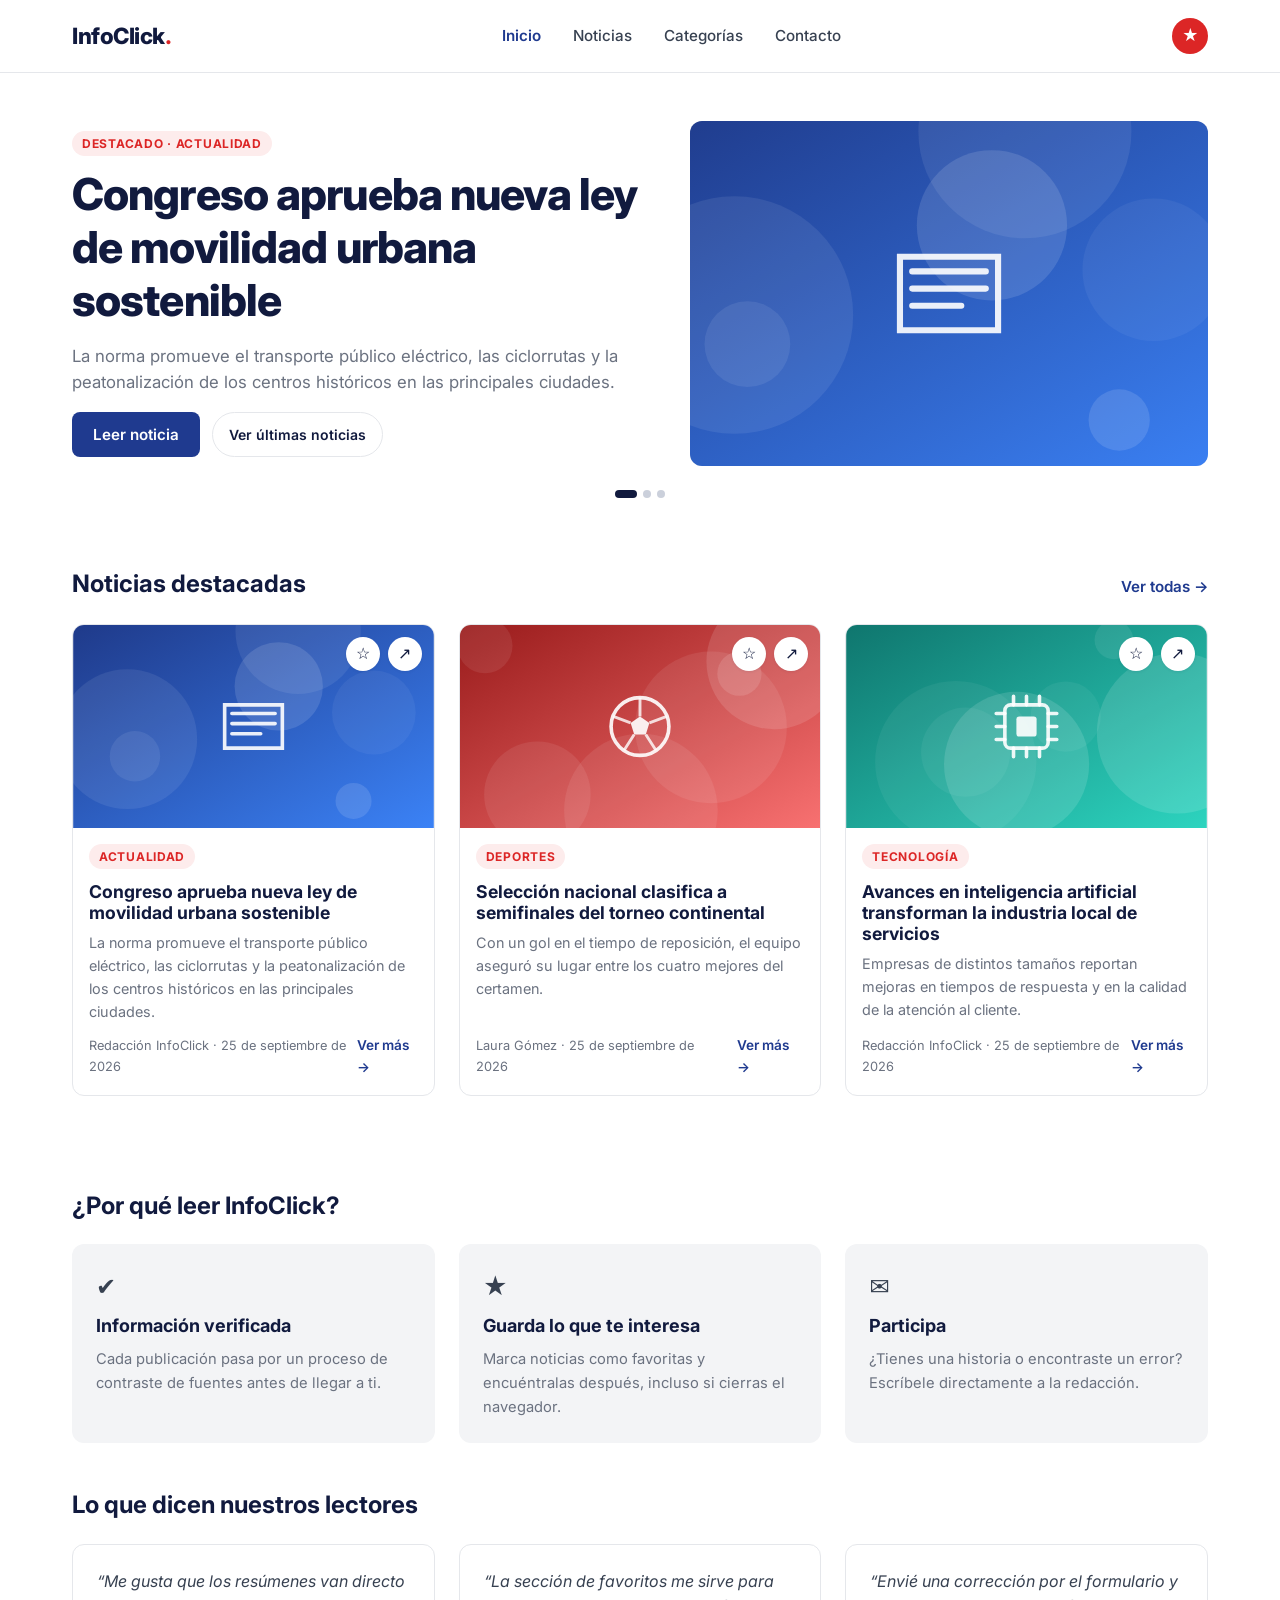
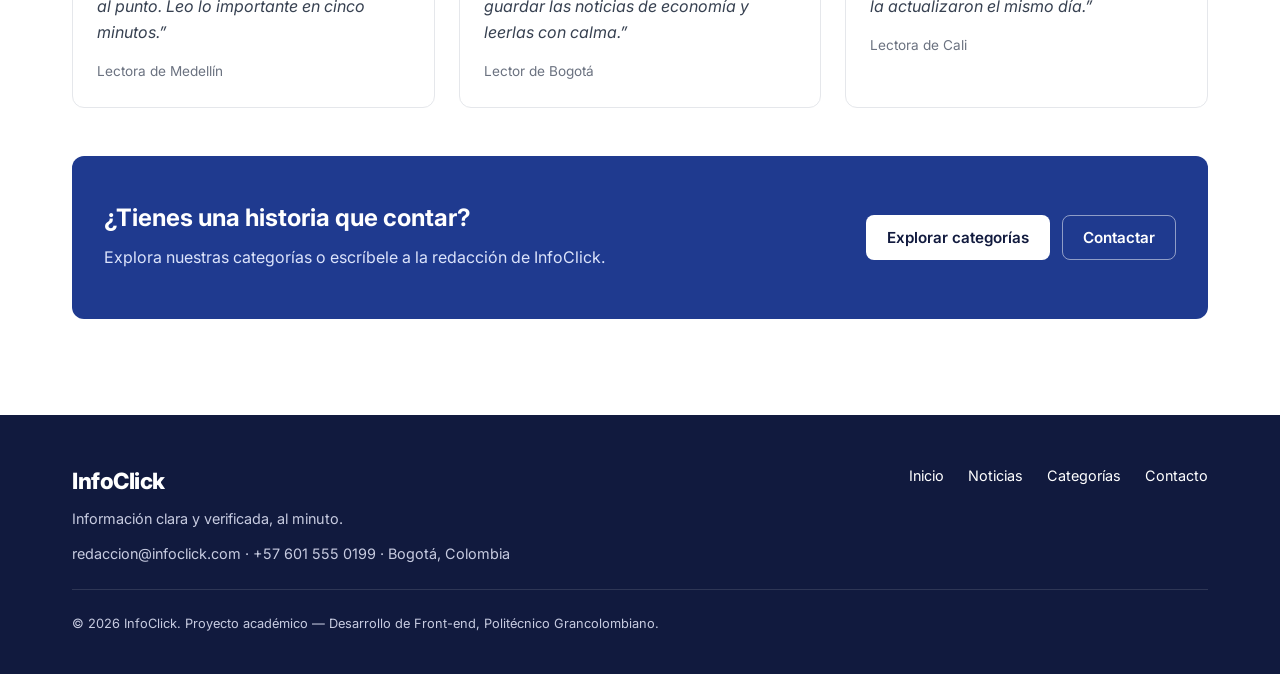
<file: index.html>
<!DOCTYPE html>
<html lang="es">
<head>
  <meta charset="UTF-8">
  <meta name="viewport" content="width=device-width, initial-scale=1.0">
  <meta name="description" content="Portal de noticias InfoClick: actualidad, tecnología, economía y deportes.">
  <title>InfoClick · Noticias que importan</title>
  <link rel="preconnect" href="https://fonts.googleapis.com">
  <link rel="preconnect" href="https://fonts.gstatic.com" crossorigin>
  <link href="https://fonts.googleapis.com/css2?family=Inter:wght@400;500;600;700;800&display=swap" rel="stylesheet">
  <link rel="stylesheet" href="css/styles.css">
</head>
<body>
  <header class="site-header">
    <div class="container">
      <a class="logo" href="index.html">InfoClick<span>.</span></a>
      <nav class="main-nav" aria-label="Navegación principal">
        <ul>
          <li><a href="index.html" aria-current="page">Inicio</a></li>
          <li><a href="noticias.html">Noticias</a></li>
          <li><a href="categorias.html">Categorías</a></li>
          <li><a href="contacto.html">Contacto</a></li>
        </ul>
      </nav>
      <div class="header-actions">
        <a class="fav-indicator" href="favoritos.html" aria-label="Ver mis favoritos" title="Mis favoritos">★<span class="fav-count" style="display:none">0</span></a>
        <button type="button" class="nav-toggle" aria-label="Abrir menú" aria-expanded="false">☰</button>
      </div>
    </div>
  </header>

  <main id="principal">
    <section class="hero" aria-roledescription="carrusel" aria-label="Noticias destacadas">
      <div class="container">
        <div id="hero-slider">
          <div class="hero-slide">
            <div>
              <span class="badge">Destacado</span>
              <h1>Las noticias que importan, explicadas con claridad</h1>
              <p>Cobertura verificada de actualidad, tecnología, economía y deportes — actualizada minuto a minuto.</p>
              <a class="btn btn-primary" href="noticias.html">Ver últimas noticias</a>
            </div>
            <div class="hero-media"></div>
          </div>
        </div>
        <div id="hero-dots" class="slider-dots" role="tablist" aria-label="Seleccionar noticia destacada"></div>
      </div>
    </section>

    <section class="section">
      <div class="container">
        <div class="section-head">
          <h2>Noticias destacadas</h2>
          <a class="link-more" href="noticias.html">Ver todas →</a>
        </div>
        <div id="featured-grid" class="cards-grid" aria-live="polite"></div>
      </div>
    </section>

    <section class="section" aria-labelledby="por-que">
      <div class="container">
        <div class="section-head"><h2 id="por-que">¿Por qué leer InfoClick?</h2></div>
        <div class="info-grid">
          <article class="info-item">
            <div class="info-icon" aria-hidden="true">✔</div>
            <h3>Información verificada</h3>
            <p>Cada publicación pasa por un proceso de contraste de fuentes antes de llegar a ti.</p>
          </article>
          <article class="info-item">
            <div class="info-icon" aria-hidden="true">★</div>
            <h3>Guarda lo que te interesa</h3>
            <p>Marca noticias como favoritas y encuéntralas después, incluso si cierras el navegador.</p>
          </article>
          <article class="info-item">
            <div class="info-icon" aria-hidden="true">✉</div>
            <h3>Participa</h3>
            <p>¿Tienes una historia o encontraste un error? Escríbele directamente a la redacción.</p>
          </article>
        </div>
      </div>
    </section>

    <section class="section" aria-labelledby="testimonios" style="padding-top:0">
      <div class="container">
        <div class="section-head"><h2 id="testimonios">Lo que dicen nuestros lectores</h2></div>
        <div class="info-grid">
          <figure class="testimonial">
            <blockquote>“Me gusta que los resúmenes van directo al punto. Leo lo importante en cinco minutos.”</blockquote>
            <figcaption><cite>Lectora de Medellín</cite></figcaption>
          </figure>
          <figure class="testimonial">
            <blockquote>“La sección de favoritos me sirve para guardar las noticias de economía y leerlas con calma.”</blockquote>
            <figcaption><cite>Lector de Bogotá</cite></figcaption>
          </figure>
          <figure class="testimonial">
            <blockquote>“Envié una corrección por el formulario y la actualizaron el mismo día.”</blockquote>
            <figcaption><cite>Lectora de Cali</cite></figcaption>
          </figure>
        </div>
      </div>
    </section>

    <section class="section" style="padding-top:0">
      <div class="container">
        <div class="cta-band">
          <div>
            <h2>¿Tienes una historia que contar?</h2>
            <p>Explora nuestras categorías o escríbele a la redacción de InfoClick.</p>
          </div>
          <div class="hero-actions">
            <a class="btn btn-light" href="categorias.html">Explorar categorías</a>
            <a class="btn btn-ghost-light" href="contacto.html">Contactar</a>
          </div>
        </div>
      </div>
    </section>
  </main>

  <footer class="site-footer">
    <div class="container">
      <div class="footer-top">
        <div class="footer-brand">
          <a class="logo" href="index.html">InfoClick</a>
          <p>Información clara y verificada, al minuto.</p>
          <p class="footer-contact">redaccion@infoclick.com · +57 601 555 0199 · Bogotá, Colombia</p>
        </div>
        <nav class="footer-nav" aria-label="Navegación del pie de página">
          <ul>
            <li><a href="index.html">Inicio</a></li>
            <li><a href="noticias.html">Noticias</a></li>
            <li><a href="categorias.html">Categorías</a></li>
            <li><a href="contacto.html">Contacto</a></li>
          </ul>
        </nav>
      </div>
      <p class="footer-bottom">© <span class="js-year">2026</span> InfoClick. Proyecto académico — Desarrollo de Front-end, Politécnico Grancolombiano.</p>
    </div>
  </footer>

  <script src="https://code.jquery.com/jquery-3.7.1.min.js"
          integrity="sha256-/JqT3SQfawRcv/BIHPThkBvs0OEvtFFmqPF/lYI/Cxo="
          crossorigin="anonymous"></script>

  <script>window.jQuery || document.write('<script src="js/vendor/jquery-3.7.1.min.js"><\/script>');</script>
  <script src="js/store.js"></script>
  <script src="js/data.js"></script>
  <script src="js/ui.js"></script>
  <script src="js/pages/home.js"></script>
</body>
</html>
</file>
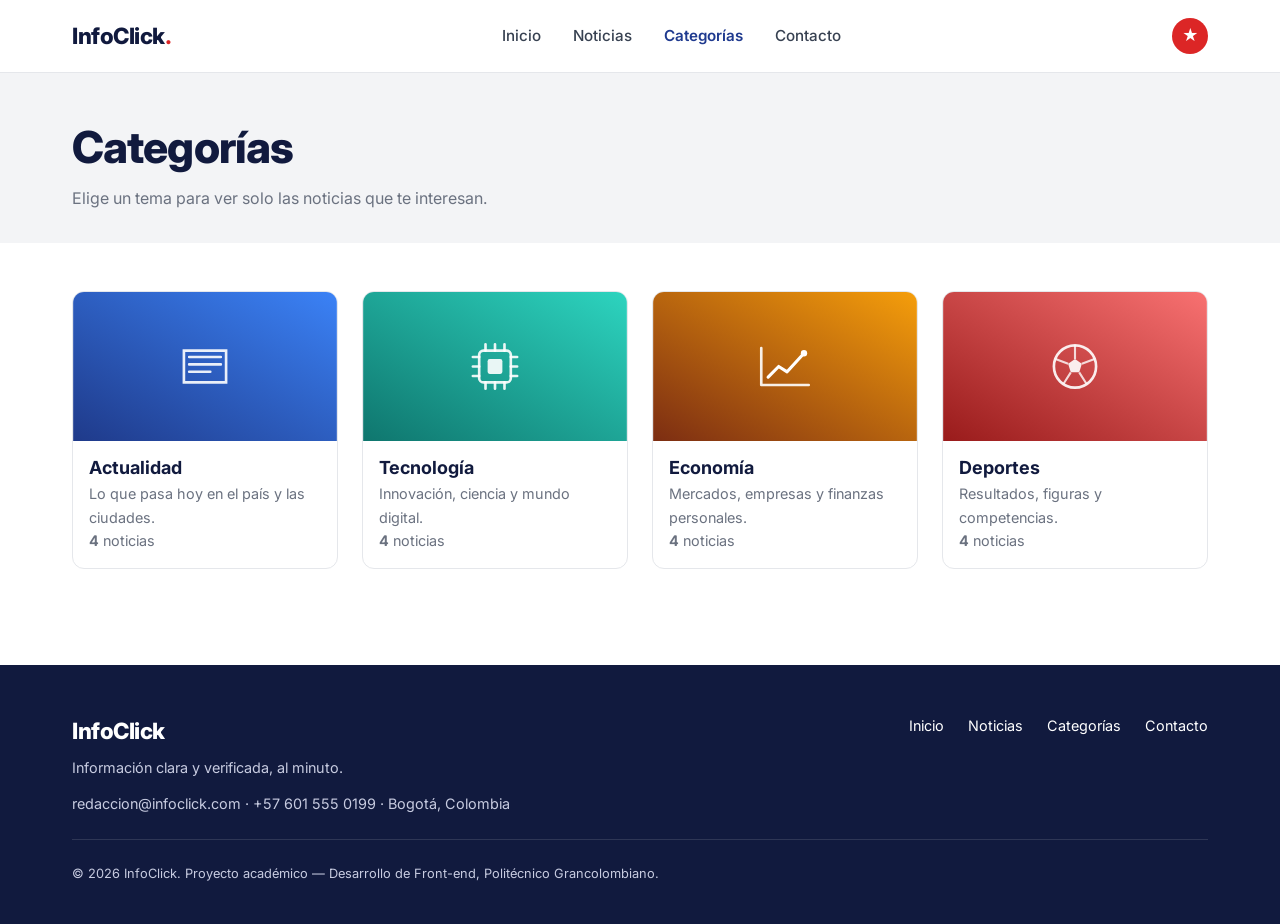
<file: categorias.html>
<!DOCTYPE html>
<html lang="es">
<head>
  <meta charset="UTF-8">
  <meta name="viewport" content="width=device-width, initial-scale=1.0">
  <meta name="description" content="Categorías de noticias disponibles en InfoClick.">
  <title>Categorías · InfoClick</title>
  <link rel="preconnect" href="https://fonts.googleapis.com">
  <link rel="preconnect" href="https://fonts.gstatic.com" crossorigin>
  <link href="https://fonts.googleapis.com/css2?family=Inter:wght@400;500;600;700;800&display=swap" rel="stylesheet">
  <link rel="stylesheet" href="css/styles.css">
</head>
<body>
  <header class="site-header">
    <div class="container">
      <a class="logo" href="index.html">InfoClick<span>.</span></a>
      <nav class="main-nav" aria-label="Navegación principal">
        <ul>
          <li><a href="index.html">Inicio</a></li>
          <li><a href="noticias.html">Noticias</a></li>
          <li><a href="categorias.html" aria-current="page">Categorías</a></li>
          <li><a href="contacto.html">Contacto</a></li>
        </ul>
      </nav>
      <div class="header-actions">
        <a class="fav-indicator" href="favoritos.html" aria-label="Ver mis favoritos" title="Mis favoritos">★<span class="fav-count" style="display:none">0</span></a>
        <button type="button" class="nav-toggle" aria-label="Abrir menú" aria-expanded="false">☰</button>
      </div>
    </div>
  </header>

  <main id="principal">
    <section class="page-banner">
      <div class="container">
        <h1>Categorías</h1>
        <p>Elige un tema para ver solo las noticias que te interesan.</p>
      </div>
    </section>

    <section class="section">
      <div class="container">
        <div id="category-grid" class="category-grid"></div>
      </div>
    </section>
  </main>

  <footer class="site-footer">
    <div class="container">
      <div class="footer-top">
        <div class="footer-brand">
          <a class="logo" href="index.html">InfoClick</a>
          <p>Información clara y verificada, al minuto.</p>
          <p class="footer-contact">redaccion@infoclick.com · +57 601 555 0199 · Bogotá, Colombia</p>
        </div>
        <nav class="footer-nav" aria-label="Navegación del pie de página">
          <ul>
            <li><a href="index.html">Inicio</a></li>
            <li><a href="noticias.html">Noticias</a></li>
            <li><a href="categorias.html">Categorías</a></li>
            <li><a href="contacto.html">Contacto</a></li>
          </ul>
        </nav>
      </div>
      <p class="footer-bottom">© <span class="js-year">2026</span> InfoClick. Proyecto académico — Desarrollo de Front-end, Politécnico Grancolombiano.</p>
    </div>
  </footer>

  <script src="https://code.jquery.com/jquery-3.7.1.min.js"
          integrity="sha256-/JqT3SQfawRcv/BIHPThkBvs0OEvtFFmqPF/lYI/Cxo="
          crossorigin="anonymous"></script>
  <script>window.jQuery || document.write('<script src="js/vendor/jquery-3.7.1.min.js"><\/script>');</script>
  <script src="js/store.js"></script>
  <script src="js/data.js"></script>
  <script src="js/ui.js"></script>
  <script src="js/pages/categorias.js"></script>
</body>
</html>
</file>
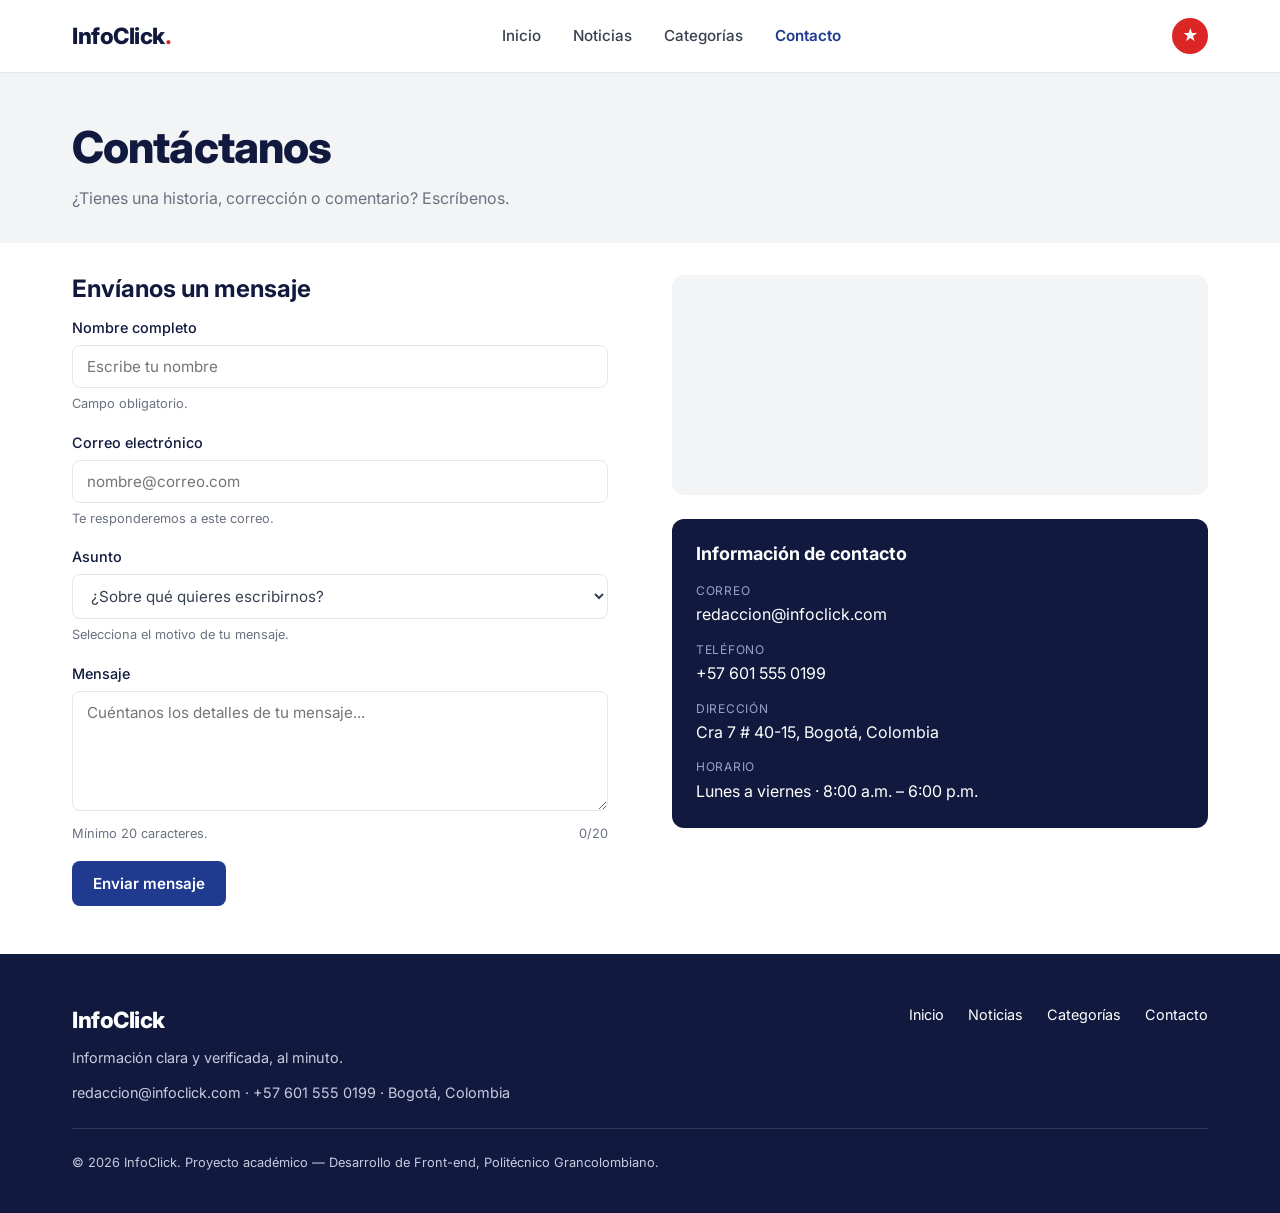
<file: contacto.html>
<!DOCTYPE html>
<html lang="es">
<head>
  <meta charset="UTF-8">
  <meta name="viewport" content="width=device-width, initial-scale=1.0">
  <meta name="description" content="Formulario de contacto con la redacción de InfoClick.">
  <title>Contáctanos · InfoClick</title>
  <link rel="preconnect" href="https://fonts.googleapis.com">
  <link rel="preconnect" href="https://fonts.gstatic.com" crossorigin>
  <link href="https://fonts.googleapis.com/css2?family=Inter:wght@400;500;600;700;800&display=swap" rel="stylesheet">
  <link rel="stylesheet" href="css/styles.css">
</head>
<body>
  <header class="site-header">
    <div class="container">
      <a class="logo" href="index.html">InfoClick<span>.</span></a>
      <nav class="main-nav" aria-label="Navegación principal">
        <ul>
          <li><a href="index.html">Inicio</a></li>
          <li><a href="noticias.html">Noticias</a></li>
          <li><a href="categorias.html">Categorías</a></li>
          <li><a href="contacto.html" aria-current="page">Contacto</a></li>
        </ul>
      </nav>
      <div class="header-actions">
        <a class="fav-indicator" href="favoritos.html" aria-label="Ver mis favoritos" title="Mis favoritos">★<span class="fav-count" style="display:none">0</span></a>
        <button type="button" class="nav-toggle" aria-label="Abrir menú" aria-expanded="false">☰</button>
      </div>
    </div>
  </header>

  <main id="principal">
    <section class="page-banner">
      <div class="container">
        <h1>Contáctanos</h1>
        <p>¿Tienes una historia, corrección o comentario? Escríbenos.</p>
      </div>
    </section>

    <div class="container contact-layout">
      <section aria-labelledby="form-title">
        <h2 id="form-title">Envíanos un mensaje</h2>

        <div id="form-success" class="form-success" role="status" aria-live="polite">
          <strong>¡Gracias, <span id="success-name"></span>! Tu mensaje fue enviado.</strong>
          La redacción te responderá en un plazo máximo de 48 horas hábiles.
        </div>

        <form id="contact-form" novalidate>
          <div class="form-group">
            <label for="nombre">Nombre completo</label>
            <input id="nombre" name="nombre" class="form-control" type="text" placeholder="Escribe tu nombre"
                   autocomplete="name" required aria-describedby="nombre-hint">
            <small id="nombre-hint" class="form-hint">Campo obligatorio.</small>
          </div>
          <div class="form-group">
            <label for="correo">Correo electrónico</label>
            <input id="correo" name="correo" class="form-control" type="email" placeholder="nombre@correo.com"
                   autocomplete="email" required aria-describedby="correo-hint">
            <small id="correo-hint" class="form-hint">Te responderemos a este correo.</small>
          </div>
          <div class="form-group">
            <label for="asunto">Asunto</label>
            <select id="asunto" name="asunto" class="form-control" required aria-describedby="asunto-hint">
              <option value="">¿Sobre qué quieres escribirnos?</option>
              <option value="historia">Proponer una historia</option>
              <option value="correccion">Reportar una corrección</option>
              <option value="noticia">Comentario sobre una noticia</option>
              <option value="publicidad">Publicidad y alianzas</option>
              <option value="otro">Otro</option>
            </select>
            <small id="asunto-hint" class="form-hint">Selecciona el motivo de tu mensaje.</small>
          </div>
          <div class="form-group">
            <label for="mensaje">Mensaje</label>
            <textarea id="mensaje" name="mensaje" class="form-control" placeholder="Cuéntanos los detalles de tu mensaje..."
                      required aria-describedby="mensaje-hint"></textarea>
            <small id="char-counter" class="form-hint char-counter" aria-hidden="true">0/20</small>
            <small id="mensaje-hint" class="form-hint">Mínimo 20 caracteres.</small>
          </div>
          <button type="submit" class="btn btn-primary">Enviar mensaje</button>
        </form>
      </section>

      <aside aria-label="Información de contacto">
        <div class="map-box">
          <iframe title="Mapa de ubicación de InfoClick en Bogotá" loading="lazy"
                  src="https://www.openstreetmap.org/export/embed.html?bbox=-74.0775%2C4.6300%2C-74.0625%2C4.6410&amp;layer=mapnik&amp;marker=4.6355%2C-74.0700"></iframe>
        </div>
        <div class="contact-card">
          <h3>Información de contacto</h3>
          <dl>
            <dt>Correo</dt><dd><a href="mailto:redaccion@infoclick.com" style="color:inherit">redaccion@infoclick.com</a></dd>
            <dt>Teléfono</dt><dd>+57 601 555 0199</dd>
            <dt>Dirección</dt><dd>Cra 7 # 40-15, Bogotá, Colombia</dd>
            <dt>Horario</dt><dd>Lunes a viernes · 8:00 a.m. – 6:00 p.m.</dd>
          </dl>
        </div>
      </aside>
    </div>
  </main>

  <footer class="site-footer">
    <div class="container">
      <div class="footer-top">
        <div class="footer-brand">
          <a class="logo" href="index.html">InfoClick</a>
          <p>Información clara y verificada, al minuto.</p>
          <p class="footer-contact">redaccion@infoclick.com · +57 601 555 0199 · Bogotá, Colombia</p>
        </div>
        <nav class="footer-nav" aria-label="Navegación del pie de página">
          <ul>
            <li><a href="index.html">Inicio</a></li>
            <li><a href="noticias.html">Noticias</a></li>
            <li><a href="categorias.html">Categorías</a></li>
            <li><a href="contacto.html">Contacto</a></li>
          </ul>
        </nav>
      </div>
      <p class="footer-bottom">© <span class="js-year">2026</span> InfoClick. Proyecto académico — Desarrollo de Front-end, Politécnico Grancolombiano.</p>
    </div>
  </footer>

  <script src="https://code.jquery.com/jquery-3.7.1.min.js"
          integrity="sha256-/JqT3SQfawRcv/BIHPThkBvs0OEvtFFmqPF/lYI/Cxo="
          crossorigin="anonymous"></script>
  <script>window.jQuery || document.write('<script src="js/vendor/jquery-3.7.1.min.js"><\/script>');</script>
  <script src="js/store.js"></script>
  <script src="js/data.js"></script>
  <script src="js/ui.js"></script>
  <script src="js/pages/contacto.js"></script>
</body>
</html>
</file>
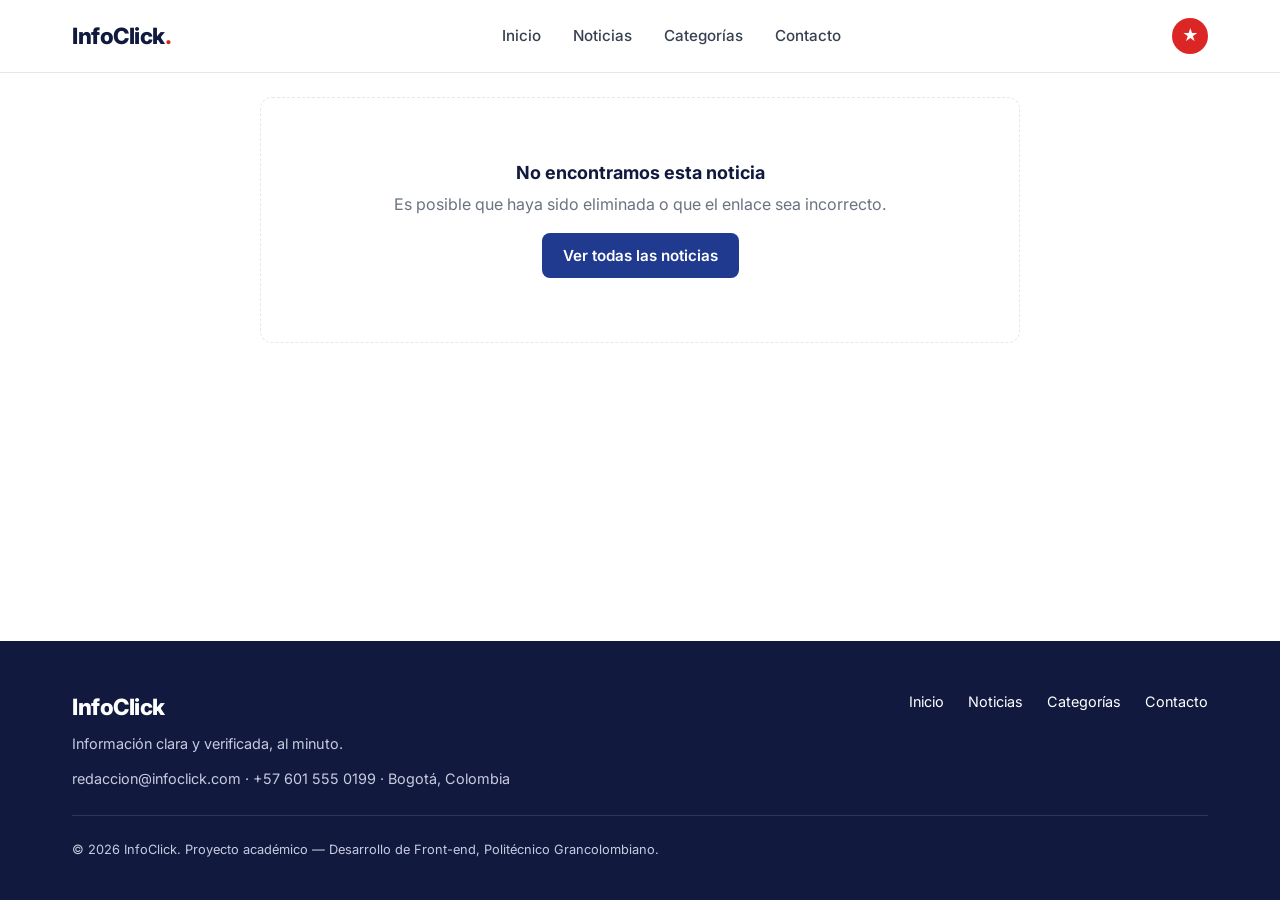
<file: detalle.html>
<!DOCTYPE html>
<html lang="es">
<head>
  <meta charset="UTF-8">
  <meta name="viewport" content="width=device-width, initial-scale=1.0">
  <meta name="description" content="Detalle completo de una noticia de InfoClick.">
  <title>Detalle de la noticia · InfoClick</title>
  <link rel="preconnect" href="https://fonts.googleapis.com">
  <link rel="preconnect" href="https://fonts.gstatic.com" crossorigin>
  <link href="https://fonts.googleapis.com/css2?family=Inter:wght@400;500;600;700;800&display=swap" rel="stylesheet">
  <link rel="stylesheet" href="css/styles.css">
</head>
<body>
  <header class="site-header">
    <div class="container">
      <a class="logo" href="index.html">InfoClick<span>.</span></a>
      <nav class="main-nav" aria-label="Navegación principal">
        <ul>
          <li><a href="index.html">Inicio</a></li>
          <li><a href="noticias.html">Noticias</a></li>
          <li><a href="categorias.html">Categorías</a></li>
          <li><a href="contacto.html">Contacto</a></li>
        </ul>
      </nav>
      <div class="header-actions">
        <a class="fav-indicator" href="favoritos.html" aria-label="Ver mis favoritos" title="Mis favoritos">★<span class="fav-count" style="display:none">0</span></a>
        <button type="button" class="nav-toggle" aria-label="Abrir menú" aria-expanded="false">☰</button>
      </div>
    </div>
  </header>

  <main id="principal">
    <div class="container">
      <article id="article" class="article" aria-live="polite">
        <p class="results-info">Cargando noticia…</p>
      </article>
    </div>

    <section id="related-section" class="section">
      <div class="container">
        <div class="section-head"><h2>Te puede interesar</h2></div>
        <div id="related-grid" class="cards-grid"></div>
      </div>
    </section>
  </main>

  <footer class="site-footer">
    <div class="container">
      <div class="footer-top">
        <div class="footer-brand">
          <a class="logo" href="index.html">InfoClick</a>
          <p>Información clara y verificada, al minuto.</p>
          <p class="footer-contact">redaccion@infoclick.com · +57 601 555 0199 · Bogotá, Colombia</p>
        </div>
        <nav class="footer-nav" aria-label="Navegación del pie de página">
          <ul>
            <li><a href="index.html">Inicio</a></li>
            <li><a href="noticias.html">Noticias</a></li>
            <li><a href="categorias.html">Categorías</a></li>
            <li><a href="contacto.html">Contacto</a></li>
          </ul>
        </nav>
      </div>
      <p class="footer-bottom">© <span class="js-year">2026</span> InfoClick. Proyecto académico — Desarrollo de Front-end, Politécnico Grancolombiano.</p>
    </div>
  </footer>

  <script src="https://code.jquery.com/jquery-3.7.1.min.js"
          integrity="sha256-/JqT3SQfawRcv/BIHPThkBvs0OEvtFFmqPF/lYI/Cxo="
          crossorigin="anonymous"></script>
  <script>window.jQuery || document.write('<script src="js/vendor/jquery-3.7.1.min.js"><\/script>');</script>
  <script src="js/store.js"></script>
  <script src="js/data.js"></script>
  <script src="js/ui.js"></script>
  <script src="js/pages/detalle.js"></script>
</body>
</html>
</file>
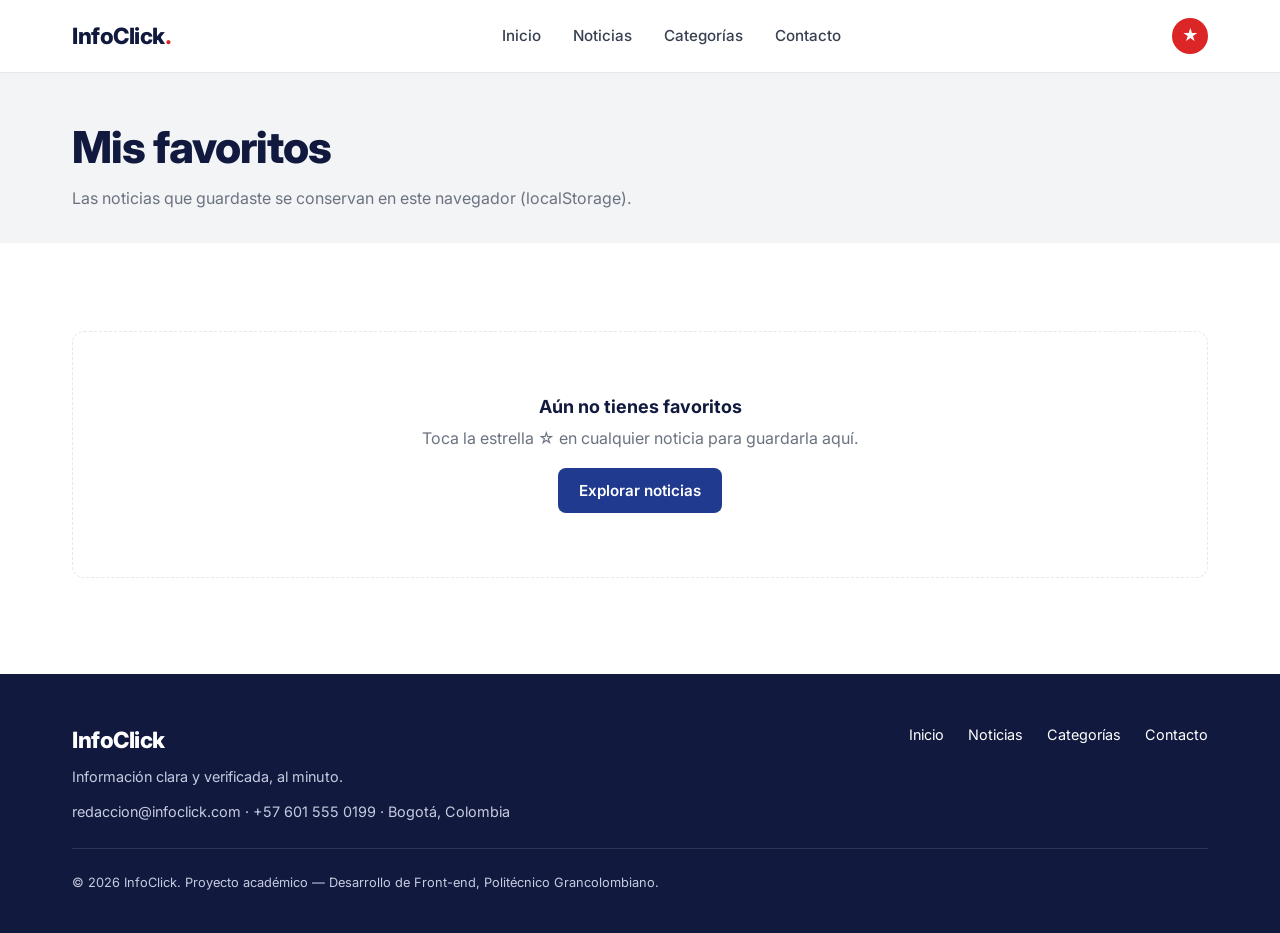
<file: favoritos.html>
<!DOCTYPE html>
<html lang="es">
<head>
  <meta charset="UTF-8">
  <meta name="viewport" content="width=device-width, initial-scale=1.0">
  <meta name="description" content="Noticias guardadas como favoritas en InfoClick.">
  <title>Mis favoritos · InfoClick</title>
  <link rel="preconnect" href="https://fonts.googleapis.com">
  <link rel="preconnect" href="https://fonts.gstatic.com" crossorigin>
  <link href="https://fonts.googleapis.com/css2?family=Inter:wght@400;500;600;700;800&display=swap" rel="stylesheet">
  <link rel="stylesheet" href="css/styles.css">
</head>
<body>
  <header class="site-header">
    <div class="container">
      <a class="logo" href="index.html">InfoClick<span>.</span></a>
      <nav class="main-nav" aria-label="Navegación principal">
        <ul>
          <li><a href="index.html">Inicio</a></li>
          <li><a href="noticias.html">Noticias</a></li>
          <li><a href="categorias.html">Categorías</a></li>
          <li><a href="contacto.html">Contacto</a></li>
        </ul>
      </nav>
      <div class="header-actions">
        <a class="fav-indicator" href="favoritos.html" aria-current="page" aria-label="Ver mis favoritos" title="Mis favoritos">★<span class="fav-count" style="display:none">0</span></a>
        <button type="button" class="nav-toggle" aria-label="Abrir menú" aria-expanded="false">☰</button>
      </div>
    </div>
  </header>

  <main id="principal">
    <section class="page-banner">
      <div class="container">
        <h1>Mis favoritos</h1>
        <p>Las noticias que guardaste se conservan en este navegador (localStorage).</p>
      </div>
    </section>

    <section class="section">
      <div class="container">
        <div class="section-head">
          <p id="favorites-count" class="results-info" aria-live="polite"></p>
          <button id="clear-favorites" type="button" class="btn btn-danger" style="display:none">Vaciar favoritos</button>
        </div>
        <div id="favorites-grid" class="cards-grid"></div>
        <div id="favorites-empty" class="empty-state" style="display:none">
          <h3>Aún no tienes favoritos</h3>
          <p>Toca la estrella ☆ en cualquier noticia para guardarla aquí.</p>
          <a class="btn btn-primary" href="noticias.html">Explorar noticias</a>
        </div>
      </div>
    </section>
  </main>

  <footer class="site-footer">
    <div class="container">
      <div class="footer-top">
        <div class="footer-brand">
          <a class="logo" href="index.html">InfoClick</a>
          <p>Información clara y verificada, al minuto.</p>
          <p class="footer-contact">redaccion@infoclick.com · +57 601 555 0199 · Bogotá, Colombia</p>
        </div>
        <nav class="footer-nav" aria-label="Navegación del pie de página">
          <ul>
            <li><a href="index.html">Inicio</a></li>
            <li><a href="noticias.html">Noticias</a></li>
            <li><a href="categorias.html">Categorías</a></li>
            <li><a href="contacto.html">Contacto</a></li>
          </ul>
        </nav>
      </div>
      <p class="footer-bottom">© <span class="js-year">2026</span> InfoClick. Proyecto académico — Desarrollo de Front-end, Politécnico Grancolombiano.</p>
    </div>
  </footer>

  <script src="https://code.jquery.com/jquery-3.7.1.min.js"
          integrity="sha256-/JqT3SQfawRcv/BIHPThkBvs0OEvtFFmqPF/lYI/Cxo="
          crossorigin="anonymous"></script>
  <script>window.jQuery || document.write('<script src="js/vendor/jquery-3.7.1.min.js"><\/script>');</script>
  <script src="js/store.js"></script>
  <script src="js/data.js"></script>
  <script src="js/ui.js"></script>
  <script src="js/pages/favoritos.js"></script>
</body>
</html>
</file>
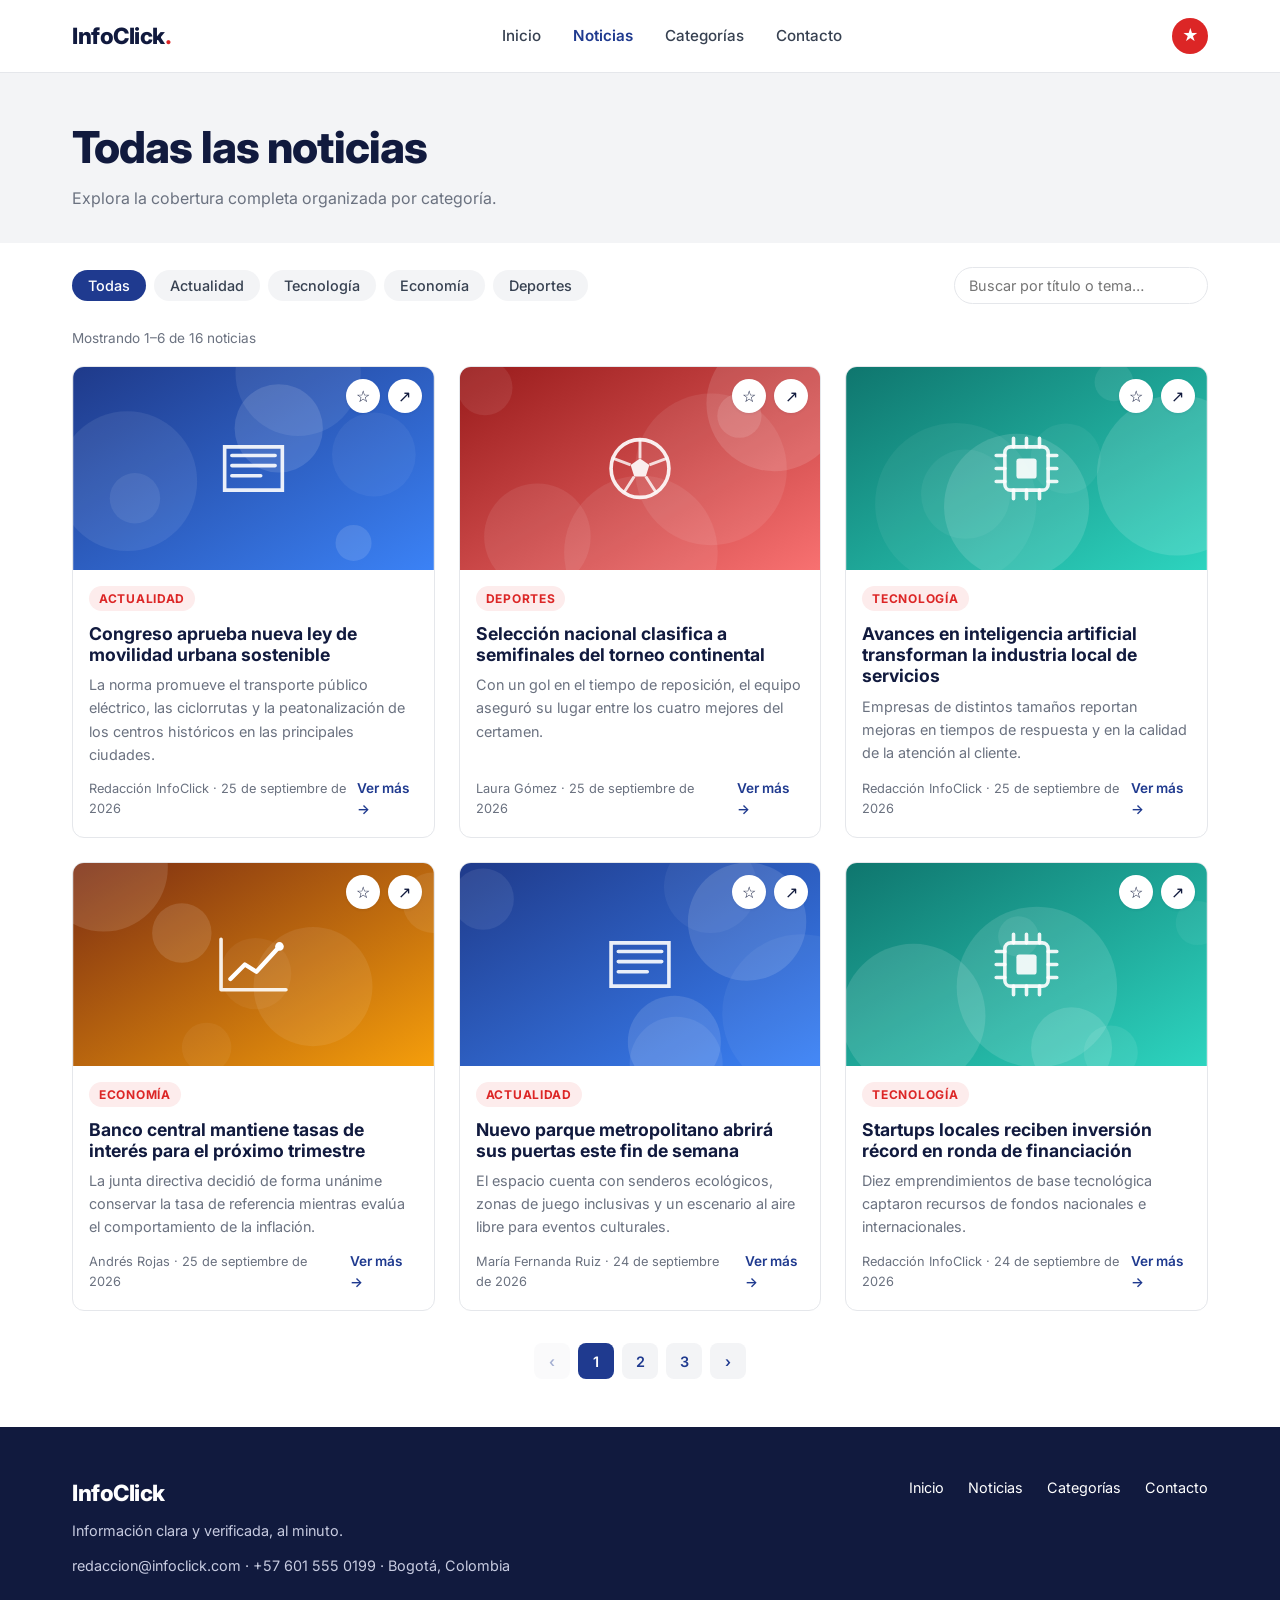
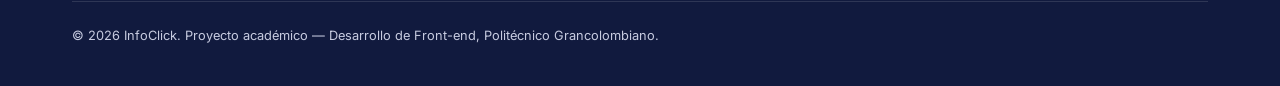
<file: noticias.html>
<!DOCTYPE html>
<html lang="es">
<head>
  <meta charset="UTF-8">
  <meta name="viewport" content="width=device-width, initial-scale=1.0">
  <meta name="description" content="Listado completo de noticias de InfoClick, filtrable por categoría.">
  <title>Todas las noticias · InfoClick</title>
  <link rel="preconnect" href="https://fonts.googleapis.com">
  <link rel="preconnect" href="https://fonts.gstatic.com" crossorigin>
  <link href="https://fonts.googleapis.com/css2?family=Inter:wght@400;500;600;700;800&display=swap" rel="stylesheet">
  <link rel="stylesheet" href="css/styles.css">
</head>
<body>
  <header class="site-header">
    <div class="container">
      <a class="logo" href="index.html">InfoClick<span>.</span></a>
      <nav class="main-nav" aria-label="Navegación principal">
        <ul>
          <li><a href="index.html">Inicio</a></li>
          <li><a href="noticias.html" aria-current="page">Noticias</a></li>
          <li><a href="categorias.html">Categorías</a></li>
          <li><a href="contacto.html">Contacto</a></li>
        </ul>
      </nav>
      <div class="header-actions">
        <a class="fav-indicator" href="favoritos.html" aria-label="Ver mis favoritos" title="Mis favoritos">★<span class="fav-count" style="display:none">0</span></a>
        <button type="button" class="nav-toggle" aria-label="Abrir menú" aria-expanded="false">☰</button>
      </div>
    </div>
  </header>

  <main id="principal">
    <section class="page-banner">
      <div class="container">
        <h1>Todas las noticias</h1>
        <p>Explora la cobertura completa organizada por categoría.</p>
      </div>
    </section>

    <section id="listado" class="container">
      <div class="toolbar">
        <div id="category-chips" class="chips" role="group" aria-label="Filtrar por categoría"></div>
        <label class="visually-hidden" for="search">Buscar noticias</label>
        <input id="search" class="search-input" type="search" placeholder="Buscar por título o tema…">
      </div>
      <p id="results-info" class="results-info" aria-live="polite"></p>
      <div id="news-grid" class="cards-grid"></div>
      <div id="empty-results" class="empty-state" style="display:none">
        <h3>No hay resultados</h3>
        <p>Prueba con otra categoría o con otras palabras.</p>
      </div>
      <nav id="pagination" class="pagination" aria-label="Paginación"></nav>
    </section>
  </main>

  <footer class="site-footer">
    <div class="container">
      <div class="footer-top">
        <div class="footer-brand">
          <a class="logo" href="index.html">InfoClick</a>
          <p>Información clara y verificada, al minuto.</p>
          <p class="footer-contact">redaccion@infoclick.com · +57 601 555 0199 · Bogotá, Colombia</p>
        </div>
        <nav class="footer-nav" aria-label="Navegación del pie de página">
          <ul>
            <li><a href="index.html">Inicio</a></li>
            <li><a href="noticias.html">Noticias</a></li>
            <li><a href="categorias.html">Categorías</a></li>
            <li><a href="contacto.html">Contacto</a></li>
          </ul>
        </nav>
      </div>
      <p class="footer-bottom">© <span class="js-year">2026</span> InfoClick. Proyecto académico — Desarrollo de Front-end, Politécnico Grancolombiano.</p>
    </div>
  </footer>

  <script src="https://code.jquery.com/jquery-3.7.1.min.js"
          integrity="sha256-/JqT3SQfawRcv/BIHPThkBvs0OEvtFFmqPF/lYI/Cxo="
          crossorigin="anonymous"></script>
  <script>window.jQuery || document.write('<script src="js/vendor/jquery-3.7.1.min.js"><\/script>');</script>
  <script src="js/store.js"></script>
  <script src="js/data.js"></script>
  <script src="js/ui.js"></script>
  <script src="js/pages/noticias.js"></script>
</body>
</html>
</file>
<file: css/styles.css>
/* ==========================================================================
   InfoClick — Hoja de estilos principal
   Proyecto académico: Desarrollo de Front-end (Politécnico Grancolombiano)

   Organización del archivo:
   1. Variables (tokens de diseño definidos en la maquetación de Figma)
   2. Estilos base
   3. Utilidades y botones
   4. Encabezado (header) y navegación
   5. Pie de página (footer)
   6. Componente tarjeta de noticia (card)
   7. Páginas: Home, Listado, Detalle, Categorías, Favoritos, Contacto
   8. Formularios y validación
   9. Notificaciones (toast)
   10. Diseño adaptable (media queries)
   ========================================================================== */

/* 1. Variables ------------------------------------------------------------ */
:root {
  --color-navy: #111a3e;        /* Títulos, footer, bloque de contacto */
  --color-primary: #1f3a8f;     /* Botones principales y enlaces activos */
  --color-primary-dark: #172c6e;
  --color-accent: #dc2626;      /* Insignias de categoría, errores */
  --color-accent-soft: #fdecec;
  --color-text: #374151;
  --color-muted: #6b7280;
  --color-border: #e5e7eb;
  --color-surface: #f3f4f6;     /* Fondos de secciones y placeholders */
  --color-white: #ffffff;
  --color-success: #15803d;
  --color-success-soft: #e8f6ee;

  --radius-sm: 8px;
  --radius-md: 12px;
  --radius-pill: 999px;

  --space-1: 4px;
  --space-2: 8px;
  --space-3: 12px;
  --space-4: 16px;
  --space-5: 24px;
  --space-6: 32px;
  --space-7: 48px;
  --space-8: 64px;

  --container: 1184px;
  --font: "Inter", system-ui, -apple-system, "Segoe UI", Roboto, Arial, sans-serif;
  --shadow-sm: 0 1px 3px rgba(17, 26, 62, .08);
  --shadow-md: 0 8px 24px rgba(17, 26, 62, .10);
}

/* 2. Base ----------------------------------------------------------------- */
*, *::before, *::after { box-sizing: border-box; }

html { scroll-behavior: smooth; }

body {
  margin: 0;
  font-family: var(--font);
  font-size: 16px;
  line-height: 1.6;
  color: var(--color-text);
  background: var(--color-white);
  display: flex;
  flex-direction: column;
  min-height: 100vh;
}

main { flex: 1; }

h1, h2, h3, h4 {
  color: var(--color-navy);
  line-height: 1.2;
  margin: 0 0 var(--space-3);
}
h1 { font-size: clamp(2rem, 4vw, 2.75rem); font-weight: 800; letter-spacing: -.02em; }
h2 { font-size: 1.5rem; font-weight: 700; }
h3 { font-size: 1.125rem; font-weight: 700; }
p  { margin: 0 0 var(--space-4); }

a { color: var(--color-primary); text-decoration: none; }
a:hover { text-decoration: underline; }

img { max-width: 100%; display: block; }

:focus-visible { outline: 3px solid #93c5fd; outline-offset: 2px; }

.container {
  width: 100%;
  max-width: var(--container);
  margin: 0 auto;
  padding: 0 var(--space-5);
}

.visually-hidden {
  position: absolute !important;
  width: 1px; height: 1px;
  overflow: hidden; clip: rect(0 0 0 0);
  white-space: nowrap;
}

/* 3. Utilidades y botones ------------------------------------------------- */
.btn {
  display: inline-flex;
  align-items: center;
  gap: var(--space-2);
  padding: 12px 20px;
  border-radius: var(--radius-sm);
  border: 1px solid transparent;
  font: 600 .95rem var(--font);
  cursor: pointer;
  transition: background-color .2s, color .2s, border-color .2s;
}
.btn:hover { text-decoration: none; }
.btn-primary { background: var(--color-primary); color: var(--color-white); }
.btn-primary:hover { background: var(--color-primary-dark); }
.btn-outline {
  background: var(--color-white);
  color: var(--color-navy);
  border-color: var(--color-border);
  border-radius: var(--radius-pill);
  padding: 8px 16px;
  font-size: .875rem;
}
.btn-outline:hover { border-color: var(--color-navy); }
.btn-outline.is-active { background: var(--color-navy); color: var(--color-white); border-color: var(--color-navy); }
.btn-light { background: var(--color-white); color: var(--color-navy); }
.btn-ghost-light { background: transparent; color: var(--color-white); border-color: rgba(255,255,255,.5); }
.btn-ghost-light:hover { border-color: var(--color-white); }
.btn-danger { background: var(--color-white); color: var(--color-accent); border-color: #f5c2c2; padding: 6px 12px; font-size: .85rem; }
.btn-danger:hover { background: var(--color-accent-soft); }

.badge {
  display: inline-block;
  padding: 3px 10px;
  border-radius: var(--radius-pill);
  background: var(--color-accent-soft);
  color: var(--color-accent);
  font-size: .75rem;
  font-weight: 700;
  letter-spacing: .06em;
  text-transform: uppercase;
}
.badge-blue { background: #e8edf8; color: var(--color-primary); }

.section { padding: var(--space-7) 0; }
.section-head {
  display: flex;
  justify-content: space-between;
  align-items: baseline;
  gap: var(--space-4);
  margin-bottom: var(--space-5);
}
.section-head h2 { margin: 0; }
.link-more { font-weight: 600; font-size: .95rem; }

.page-banner { background: var(--color-surface); padding: var(--space-7) 0 var(--space-6); }
.page-banner p { color: var(--color-muted); margin: 0; }

.empty-state {
  text-align: center;
  padding: var(--space-8) var(--space-4);
  border: 1px dashed var(--color-border);
  border-radius: var(--radius-md);
  color: var(--color-muted);
}
.empty-state h3 { margin-bottom: var(--space-2); }

.alert-error {
  background: var(--color-accent-soft);
  color: #991b1b;
  padding: var(--space-4);
  border-radius: var(--radius-sm);
}

/* 4. Header --------------------------------------------------------------- */
.site-header {
  position: sticky;
  top: 0;
  z-index: 50;
  background: rgba(255,255,255,.96);
  border-bottom: 1px solid var(--color-border);
  backdrop-filter: blur(6px);
}
.site-header .container {
  display: flex;
  align-items: center;
  justify-content: space-between;
  height: 72px;
}
.logo {
  font-size: 1.4rem;
  font-weight: 800;
  color: var(--color-navy);
  letter-spacing: -.02em;
}
.logo:hover { text-decoration: none; }
.logo span { color: var(--color-accent); }

.main-nav ul {
  display: flex;
  gap: var(--space-6);
  list-style: none;
  margin: 0;
  padding: 0;
}
.main-nav a { color: var(--color-text); font-size: .95rem; font-weight: 500; }
.main-nav a:hover { color: var(--color-primary); text-decoration: none; }
.main-nav a[aria-current="page"] { color: var(--color-primary); font-weight: 600; }

.header-actions { display: flex; align-items: center; gap: var(--space-3); }

/* El círculo rojo del mockup se convierte en el acceso a Favoritos con contador */
.fav-indicator {
  position: relative;
  display: grid;
  place-items: center;
  width: 36px; height: 36px;
  border-radius: 50%;
  background: var(--color-accent);
  color: var(--color-white);
  font-size: 1rem;
}
.fav-indicator:hover { text-decoration: none; background: #b91c1c; }
.fav-count {
  position: absolute;
  top: -6px; right: -8px;
  min-width: 20px; height: 20px;
  padding: 0 5px;
  border-radius: var(--radius-pill);
  background: var(--color-navy);
  color: var(--color-white);
  font-size: .7rem;
  font-weight: 700;
  line-height: 20px;
  text-align: center;
}

.nav-toggle {
  display: none;
  background: none;
  border: 1px solid var(--color-border);
  border-radius: var(--radius-sm);
  width: 40px; height: 40px;
  font-size: 1.2rem;
  cursor: pointer;
  color: var(--color-navy);
}

/* 5. Footer --------------------------------------------------------------- */
.site-footer {
  background: var(--color-navy);
  color: #c7cbe0;
  margin-top: var(--space-7);
}
.footer-top {
  display: flex;
  justify-content: space-between;
  gap: var(--space-6);
  padding: var(--space-7) 0 var(--space-5);
  border-bottom: 1px solid rgba(255,255,255,.12);
}
.footer-brand .logo { color: var(--color-white); }
.footer-brand p { margin: var(--space-2) 0 0; font-size: .9rem; }
.footer-contact { font-size: .85rem; margin-top: var(--space-3) !important; }
.footer-nav ul { display: flex; flex-wrap: wrap; gap: var(--space-5); list-style: none; margin: 0; padding: 0; }
.footer-nav a { color: var(--color-white); font-size: .9rem; }
.footer-bottom { padding: var(--space-5) 0; font-size: .8rem; }

/* 6. Tarjeta de noticia --------------------------------------------------- */
.cards-grid {
  display: grid;
  grid-template-columns: repeat(3, 1fr);
  gap: var(--space-5);
}
.news-card {
  display: flex;
  flex-direction: column;
  background: var(--color-white);
  border: 1px solid var(--color-border);
  border-radius: var(--radius-md);
  overflow: hidden;
  transition: box-shadow .2s, transform .2s;
}
.news-card:hover { box-shadow: var(--shadow-md); transform: translateY(-2px); }
.card-media { position: relative; aspect-ratio: 16 / 9; background: var(--color-surface); }
.card-media img { width: 100%; height: 100%; object-fit: cover; }
.card-actions {
  position: absolute;
  top: var(--space-3);
  right: var(--space-3);
  display: flex;
  gap: var(--space-2);
}
.icon-btn {
  display: grid;
  place-items: center;
  width: 34px; height: 34px;
  border-radius: 50%;
  border: 0;
  background: var(--color-white);
  color: var(--color-navy);
  box-shadow: var(--shadow-sm);
  font-size: 1rem;
  cursor: pointer;
  transition: transform .15s;
}
.icon-btn:hover { transform: scale(1.08); }
.icon-btn.is-fav { color: #f59e0b; }
.card-body { display: flex; flex-direction: column; flex: 1; padding: var(--space-4); }
.card-body .badge { align-self: flex-start; margin-bottom: var(--space-3); }
.card-title { font-size: 1.1rem; margin-bottom: var(--space-2); }
.card-title a { color: var(--color-navy); }
.card-summary { color: var(--color-muted); font-size: .9rem; margin-bottom: var(--space-3); flex: 1; }
.card-meta { font-size: .8rem; color: var(--color-muted); margin: 0; }
.card-footer { display: flex; justify-content: space-between; align-items: center; gap: var(--space-2); }
.card-more { font-size: .85rem; font-weight: 600; }

/* 7a. Home ---------------------------------------------------------------- */
.hero { padding: var(--space-7) 0 var(--space-5); }
.hero-slide {
  display: grid;
  grid-template-columns: 1.1fr 1fr;
  gap: var(--space-7);
  align-items: center;
}
.hero-slide h1 { margin: var(--space-3) 0 var(--space-4); }
.hero-slide p { color: var(--color-muted); font-size: 1.05rem; }
.hero-media { border-radius: var(--radius-md); overflow: hidden; aspect-ratio: 3 / 2; background: #d1d5db; }
.hero-media img { width: 100%; height: 100%; object-fit: cover; }
.hero-actions { display: flex; flex-wrap: wrap; gap: var(--space-3); }
.slider-dots { display: flex; justify-content: center; gap: 6px; margin-top: var(--space-5); }
.slider-dot {
  width: 8px; height: 8px;
  border-radius: var(--radius-pill);
  border: 0;
  padding: 0;
  background: #cbd0db;
  cursor: pointer;
  transition: width .25s, background-color .25s;
}
.slider-dot.is-active { width: 22px; background: var(--color-navy); }

.info-grid { display: grid; grid-template-columns: repeat(3, 1fr); gap: var(--space-5); }
.info-item { padding: var(--space-5); border-radius: var(--radius-md); background: var(--color-surface); }
.info-item .info-icon { font-size: 1.5rem; margin-bottom: var(--space-2); }
.info-item p { color: var(--color-muted); font-size: .92rem; margin: 0; }

.testimonial { margin: 0; background: var(--color-white); border: 1px solid var(--color-border); border-radius: var(--radius-md); padding: var(--space-5); }
.testimonial blockquote { margin: 0 0 var(--space-3); font-style: italic; color: var(--color-text); }
.testimonial cite { font-style: normal; font-size: .85rem; color: var(--color-muted); }

.cta-band {
  background: var(--color-primary);
  color: #dbe3fb;
  border-radius: var(--radius-md);
  padding: var(--space-7) var(--space-6);
  display: flex;
  justify-content: space-between;
  align-items: center;
  gap: var(--space-5);
}
.cta-band h2 { color: var(--color-white); }
.cta-band p { margin: 0; }

/* 7b. Listado ------------------------------------------------------------- */
.toolbar {
  display: flex;
  flex-wrap: wrap;
  justify-content: space-between;
  align-items: center;
  gap: var(--space-4);
  margin: var(--space-5) 0;
}
.chips { display: flex; flex-wrap: wrap; gap: var(--space-2); }
.chip {
  padding: 7px 16px;
  border-radius: var(--radius-pill);
  border: 0;
  background: var(--color-surface);
  color: var(--color-text);
  font: 500 .9rem var(--font);
  cursor: pointer;
}
.chip:hover { background: #e5e7eb; }
.chip.is-active { background: var(--color-primary); color: var(--color-white); }
.search-input {
  padding: 9px 14px;
  border: 1px solid var(--color-border);
  border-radius: var(--radius-pill);
  font: .9rem var(--font);
  min-width: 240px;
}
.results-info { font-size: .85rem; color: var(--color-muted); margin-bottom: var(--space-4); }

.pagination { display: flex; justify-content: center; gap: var(--space-2); margin-top: var(--space-6); }
.page-btn {
  min-width: 36px; height: 36px;
  border-radius: var(--radius-sm);
  border: 0;
  background: var(--color-surface);
  color: var(--color-primary);
  font: 600 .9rem var(--font);
  cursor: pointer;
}
.page-btn.is-active { background: var(--color-primary); color: var(--color-white); }
.page-btn:disabled { opacity: .4; cursor: default; }

/* 7c. Detalle ------------------------------------------------------------- */
.article { max-width: 760px; margin: 0 auto; padding: var(--space-5) 0; }
.breadcrumb { font-size: .85rem; color: var(--color-muted); margin-bottom: var(--space-4); }
.breadcrumb ol { display: flex; flex-wrap: wrap; gap: var(--space-2); list-style: none; margin: 0; padding: 0; }
.breadcrumb li + li::before { content: "/"; margin-right: var(--space-2); color: #9ca3af; }
.breadcrumb a { color: var(--color-muted); }
.article h1 { font-size: clamp(1.8rem, 3.5vw, 2.4rem); margin: var(--space-3) 0 var(--space-4); }
.article-meta { display: flex; align-items: center; flex-wrap: wrap; gap: var(--space-2); font-size: .85rem; color: var(--color-text); margin-bottom: var(--space-5); }
.avatar { width: 36px; height: 36px; border-radius: 50%; background: #d1d5db; display: grid; place-items: center; font-weight: 700; color: var(--color-navy); font-size: .8rem; }
.article-figure { margin: 0 0 var(--space-5); border-radius: var(--radius-md); overflow: hidden; }
.article-figure img { width: 100%; aspect-ratio: 16 / 9; object-fit: cover; }
.article-body p { font-size: 1.02rem; line-height: 1.75; }
.article-actions { display: flex; gap: var(--space-3); margin-top: var(--space-5); flex-wrap: wrap; }

/* 7d. Categorías ---------------------------------------------------------- */
.category-grid { display: grid; grid-template-columns: repeat(4, 1fr); gap: var(--space-5); }
.category-card {
  display: block;
  border-radius: var(--radius-md);
  overflow: hidden;
  border: 1px solid var(--color-border);
  color: var(--color-navy);
  transition: box-shadow .2s;
}
.category-card:hover { box-shadow: var(--shadow-md); text-decoration: none; }
.category-card img { aspect-ratio: 16 / 9; width: 100%; object-fit: cover; }
.category-card div { padding: var(--space-4); }
.category-card h3 { margin-bottom: var(--space-1); }
.category-card p { margin: 0; color: var(--color-muted); font-size: .9rem; }

/* 7e. Contacto ------------------------------------------------------------ */
.contact-layout { display: grid; grid-template-columns: 1fr 1fr; gap: var(--space-8); padding-top: var(--space-6); }
.map-box { border-radius: var(--radius-md); overflow: hidden; background: var(--color-surface); height: 220px; margin-bottom: var(--space-5); }
.map-box iframe { width: 100%; height: 100%; border: 0; }
.contact-card { background: var(--color-navy); color: var(--color-white); border-radius: var(--radius-md); padding: var(--space-5); }
.contact-card h3 { color: var(--color-white); margin-bottom: var(--space-4); }
.contact-card dl { margin: 0; }
.contact-card dt { font-size: .75rem; letter-spacing: .06em; text-transform: uppercase; color: #9aa3c7; margin-top: var(--space-3); }
.contact-card dd { margin: 2px 0 0; }


/* 8. Formularios ---------------------------------------------------------- */
.form-group { margin-bottom: var(--space-4); }
.form-group label { display: block; font-size: .9rem; font-weight: 500; color: var(--color-navy); margin-bottom: 6px; }
.form-control {
  width: 100%;
  padding: 11px 14px;
  border: 1px solid var(--color-border);
  border-radius: var(--radius-sm);
  font: .95rem var(--font);
  color: var(--color-text);
  background: var(--color-white);
  transition: border-color .2s, box-shadow .2s;
}
.form-control:focus { outline: none; border-color: var(--color-primary); box-shadow: 0 0 0 3px rgba(31,58,143,.15); }
textarea.form-control { min-height: 120px; resize: vertical; }
.form-hint { display: block; font-size: .8rem; color: var(--color-muted); margin-top: 6px; }
.form-group.has-error .form-control { border-color: var(--color-accent); }
.form-group.has-error .form-hint { color: var(--color-accent); }
.form-group.is-valid .form-control { border-color: #86c9a0; }
.char-counter { float: right; }
.form-success {
  display: none;
  background: var(--color-success-soft);
  color: var(--color-success);
  border-radius: var(--radius-sm);
  padding: var(--space-4);
  margin-bottom: var(--space-4);
}
.form-success strong { display: block; }

/* 9. Toast ---------------------------------------------------------------- */
.toast {
  display: none;
  position: fixed;
  left: 50%;
  bottom: var(--space-5);
  transform: translateX(-50%);
  background: var(--color-navy);
  color: var(--color-white);
  padding: 12px 20px;
  border-radius: var(--radius-sm);
  box-shadow: var(--shadow-md);
  font-size: .9rem;
  z-index: 100;
}

/* 10. Diseño adaptable ---------------------------------------------------- */
@media (max-width: 1024px) {
  .category-grid { grid-template-columns: repeat(2, 1fr); }
}

@media (max-width: 860px) {
  .nav-toggle { display: grid; place-items: center; }
  .main-nav {
    display: none;                 /* jQuery lo muestra con slideToggle() */
    position: absolute;
    top: 72px; left: 0; right: 0;
    background: var(--color-white);
    border-bottom: 1px solid var(--color-border);
    box-shadow: var(--shadow-md);
  }
  .main-nav ul { flex-direction: column; gap: 0; padding: var(--space-2) var(--space-5); }
  .main-nav a { display: block; padding: var(--space-3) 0; }
  .cards-grid, .info-grid { grid-template-columns: repeat(2, 1fr); }
  .hero-slide, .contact-layout { grid-template-columns: 1fr; gap: var(--space-5); }
  .hero-media { order: -1; }
  .cta-band { flex-direction: column; align-items: flex-start; }
  .footer-top { flex-direction: column; }
}

@media (min-width: 861px) {
  .main-nav { display: block !important; }  /* Evita que quede oculta al agrandar la ventana */
}

@media (max-width: 600px) {
  .container { padding: 0 var(--space-4); }
  .cards-grid, .info-grid, .category-grid { grid-template-columns: 1fr; }
  .search-input { min-width: 0; width: 100%; }
  .section-head { flex-direction: column; }
}
</file>
